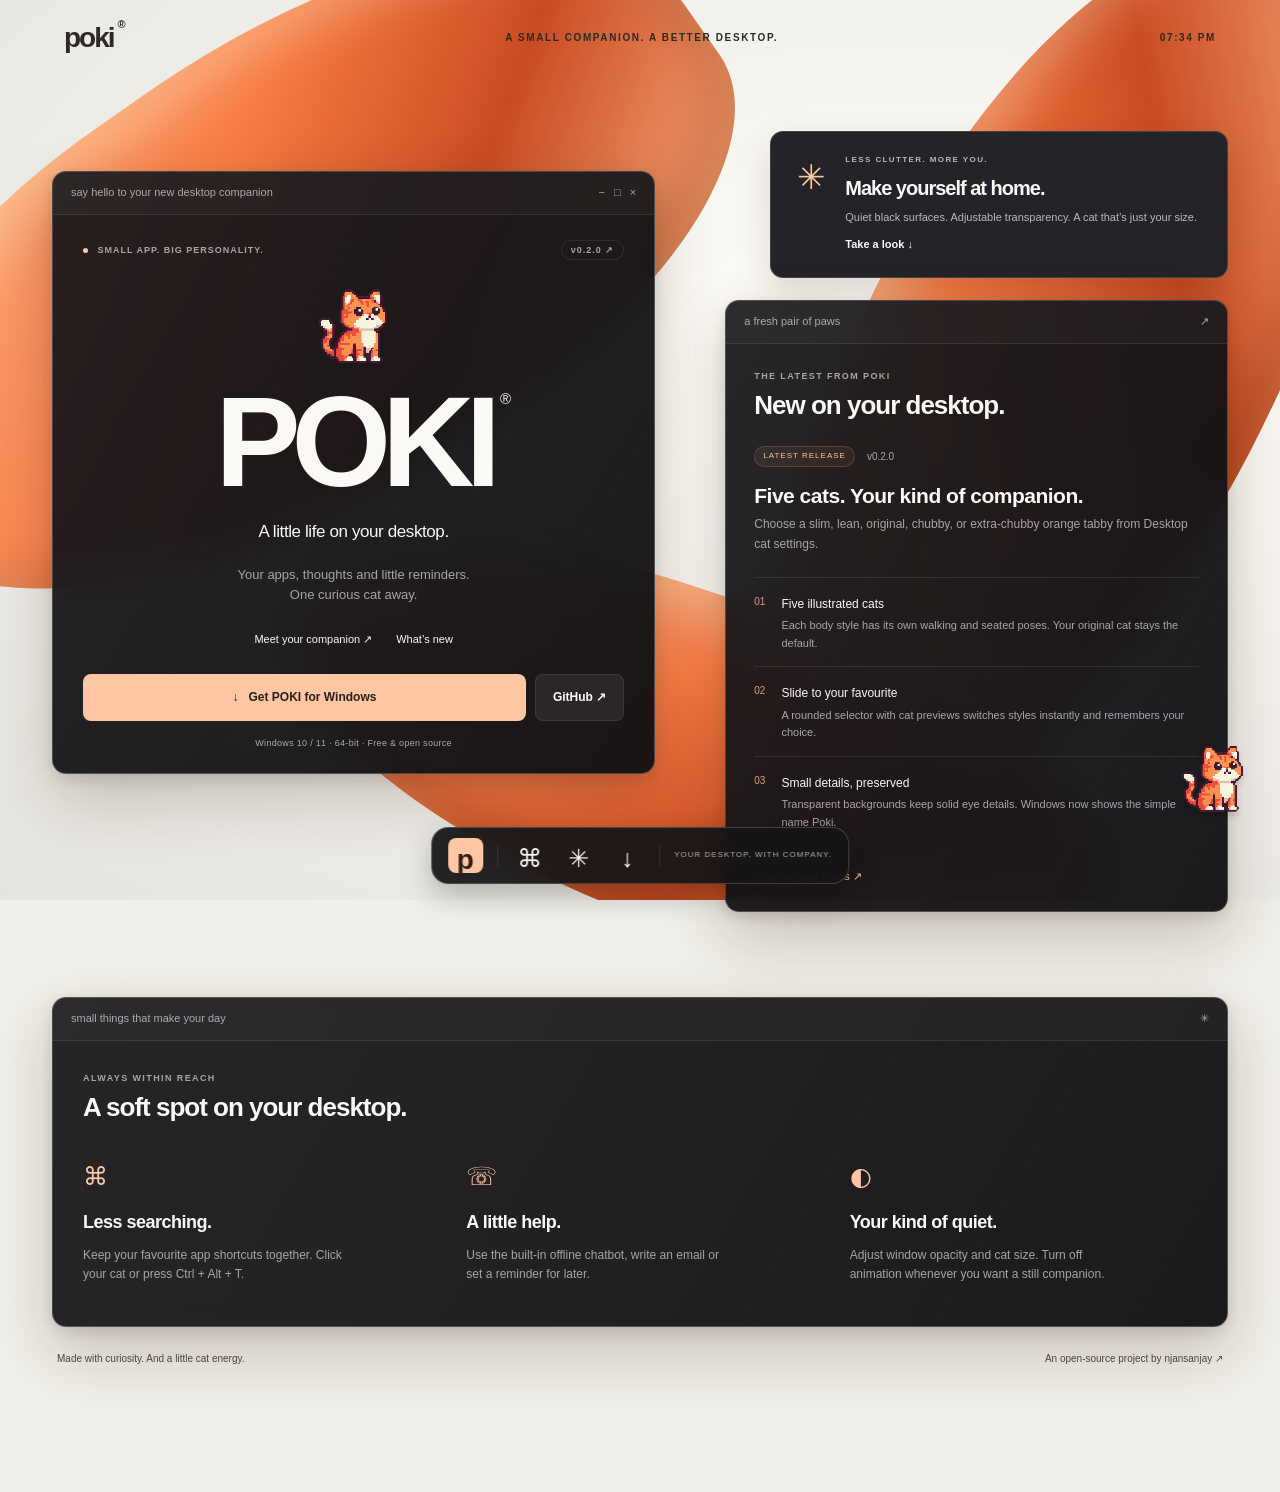
<file: docs/index.html>
<!doctype html>
<html lang="en">
<head>
<meta charset="utf-8"><meta name="viewport" content="width=device-width,initial-scale=1">
<meta name="theme-color" content="#f0eee8"><meta name="description" content="POKI brings a little life to your Windows desktop. An animated cat, app shortcuts, offline chat and reminders.">
<link rel="canonical" href="https://njansanjay.github.io/poki/">
<meta property="og:type" content="website"><meta property="og:url" content="https://njansanjay.github.io/poki/">
<meta property="og:title" content="POKI — A little life on your desktop."><meta property="og:description" content="Meet POKI, a curious desktop companion for Windows with app shortcuts, offline chat and reminders.">
<meta property="og:image" content="https://njansanjay.github.io/poki/assets/poki-cat.png"><meta property="og:image:alt" content="POKI, the orange pixel cat desktop companion">
<meta name="twitter:card" content="summary"><meta name="twitter:title" content="POKI — A little life on your desktop."><meta name="twitter:description" content="Meet POKI, a curious desktop companion for Windows with app shortcuts, offline chat and reminders."><meta name="twitter:image" content="https://njansanjay.github.io/poki/assets/poki-cat.png">
<title>POKI — A little life on your desktop.</title><link rel="icon" type="image/png" href="assets/poki-cat.png"><link rel="apple-touch-icon" href="assets/poki-cat.png"><link rel="stylesheet" href="style.css">
</head>
<body>
<div class="wallpaper" aria-hidden="true"><i></i><i></i><i></i></div>
<header><a class="brand" href="#home">poki<sup>®</sup></a><span>A SMALL COMPANION. A BETTER DESKTOP.</span><time id="clock">POKI FOR WINDOWS</time></header>
<main id="home" class="desktop">
<section class="window hero" aria-labelledby="hero-title">
  <div class="titlebar"><span>say hello to your new desktop companion</span><span aria-hidden="true">− &nbsp; □ &nbsp; ×</span></div>
  <div class="hero-body">
<div class="eyebrow hero-meta"><span><b class="dot"></b> SMALL APP. BIG PERSONALITY.</span><a href="https://github.com/njansanjay/poki/releases/tag/v0.2.0">v0.2.0 ↗</a></div>
    <div class="cat portrait" role="img" aria-label="An orange pixel cat"></div>
    <h1 id="hero-title">POKI<sup>®</sup></h1>
    <p class="tagline">A little life on your desktop.</p>
    <p class="intro">Your apps, thoughts and little reminders.<br>One curious cat away.</p>
    <nav class="hero-links" aria-label="Explore"><a href="#features">Meet your companion ↗</a><a href="#updates">What’s new</a></nav>
<div class="actions"><a class="download" href="https://github.com/njansanjay/poki/releases/latest/download/POKI-win-x64.exe">↓ &nbsp; Get POKI for Windows</a><a class="github" href="https://github.com/njansanjay/poki">GitHub ↗</a></div>
    <p class="fine-print">Windows 10 / 11 · 64-bit · Free & open source</p>
  </div>
</section>
<aside class="right-column">
  <section class="note"><span class="note-icon" aria-hidden="true">✳</span><div><p class="eyebrow">LESS CLUTTER. MORE YOU.</p><h2>Make yourself at home.</h2><p>Quiet black surfaces. Adjustable transparency. A cat that’s just your size.</p><a href="#features">Take a look ↓</a></div></section>
  <section class="window updates" id="updates" aria-labelledby="updates-title">
    <div class="titlebar"><span>a fresh pair of paws</span><span aria-hidden="true">↗</span></div>
<div class="panel-body"><p class="eyebrow">THE LATEST FROM POKI</p><h2 id="updates-title">New on your desktop.</h2><div class="release-heading"><span class="pill">LATEST RELEASE</span><span>v0.2.0</span></div><h3>Five cats. Your kind of companion.</h3><p>Choose a slim, lean, original, chubby, or extra-chubby orange tabby from Desktop cat settings.</p>
    <ul class="changes"><li><span>01</span><div><strong>Five illustrated cats</strong><p>Each body style has its own walking and seated poses. Your original cat stays the default.</p></div></li><li><span>02</span><div><strong>Slide to your favourite</strong><p>A rounded selector with cat previews switches styles instantly and remembers your choice.</p></div></li><li><span>03</span><div><strong>Small details, preserved</strong><p>Transparent backgrounds keep solid eye details. Windows now shows the simple name Poki.</p></div></li></ul>
<a class="text-link" href="https://github.com/njansanjay/poki/releases/tag/v0.2.0">Read release notes ↗</a></div>
  </section>
</aside>
<section class="window features" id="features" aria-labelledby="features-title"><div class="titlebar"><span>small things that make your day</span><span aria-hidden="true">✳</span></div><div class="panel-body"><p class="eyebrow">ALWAYS WITHIN REACH</p><h2 id="features-title">A soft spot on your desktop.</h2><div class="feature-grid"><article><span aria-hidden="true">⌘</span><h3>Less searching.</h3><p>Keep your favourite app shortcuts together. Click your cat or press Ctrl + Alt + T.</p></article><article><span aria-hidden="true">☏</span><h3>A little help.</h3><p>Use the built-in offline chatbot, write an email or set a reminder for later.</p></article><article><span aria-hidden="true">◐</span><h3>Your kind of quiet.</h3><p>Adjust window opacity and cat size. Turn off animation whenever you want a still companion.</p></article></div></div></section>
</main>
<footer><span>Made with curiosity. And a little cat energy.</span><a href="https://github.com/njansanjay/poki">An open-source project by njansanjay ↗</a></footer>
<div class="demo"><div id="shortcut-demo" class="demo-panel" hidden><p>ONE CLICK. RIGHT HERE.</p><a href="#features">⌘ <span>Features</span></a><a href="#updates">✳ <span>Updates</span></a><a href="https://github.com/njansanjay/poki">↗ <span>Source</span></a><small>A preview of your cat’s shortcut menu.</small></div><button id="cat-button" class="cat demo-cat" aria-label="Preview the cat’s shortcuts" aria-expanded="false" aria-controls="shortcut-demo"></button></div>
<nav class="dock" aria-label="Desktop navigation"><a href="#home" aria-label="Home" class="dock-home">p</a><span class="separator"></span><a href="#features" aria-label="Features">⌘</a><a href="#updates" aria-label="Release notes">✳</a><a href="https://github.com/njansanjay/poki/releases/latest/download/POKI-win-x64.exe" aria-label="Download for Windows">↓</a><span class="separator"></span><span class="dock-label">YOUR DESKTOP, WITH COMPANY.</span></nav>
<script src="site.js"></script>
</body></html>
</file>
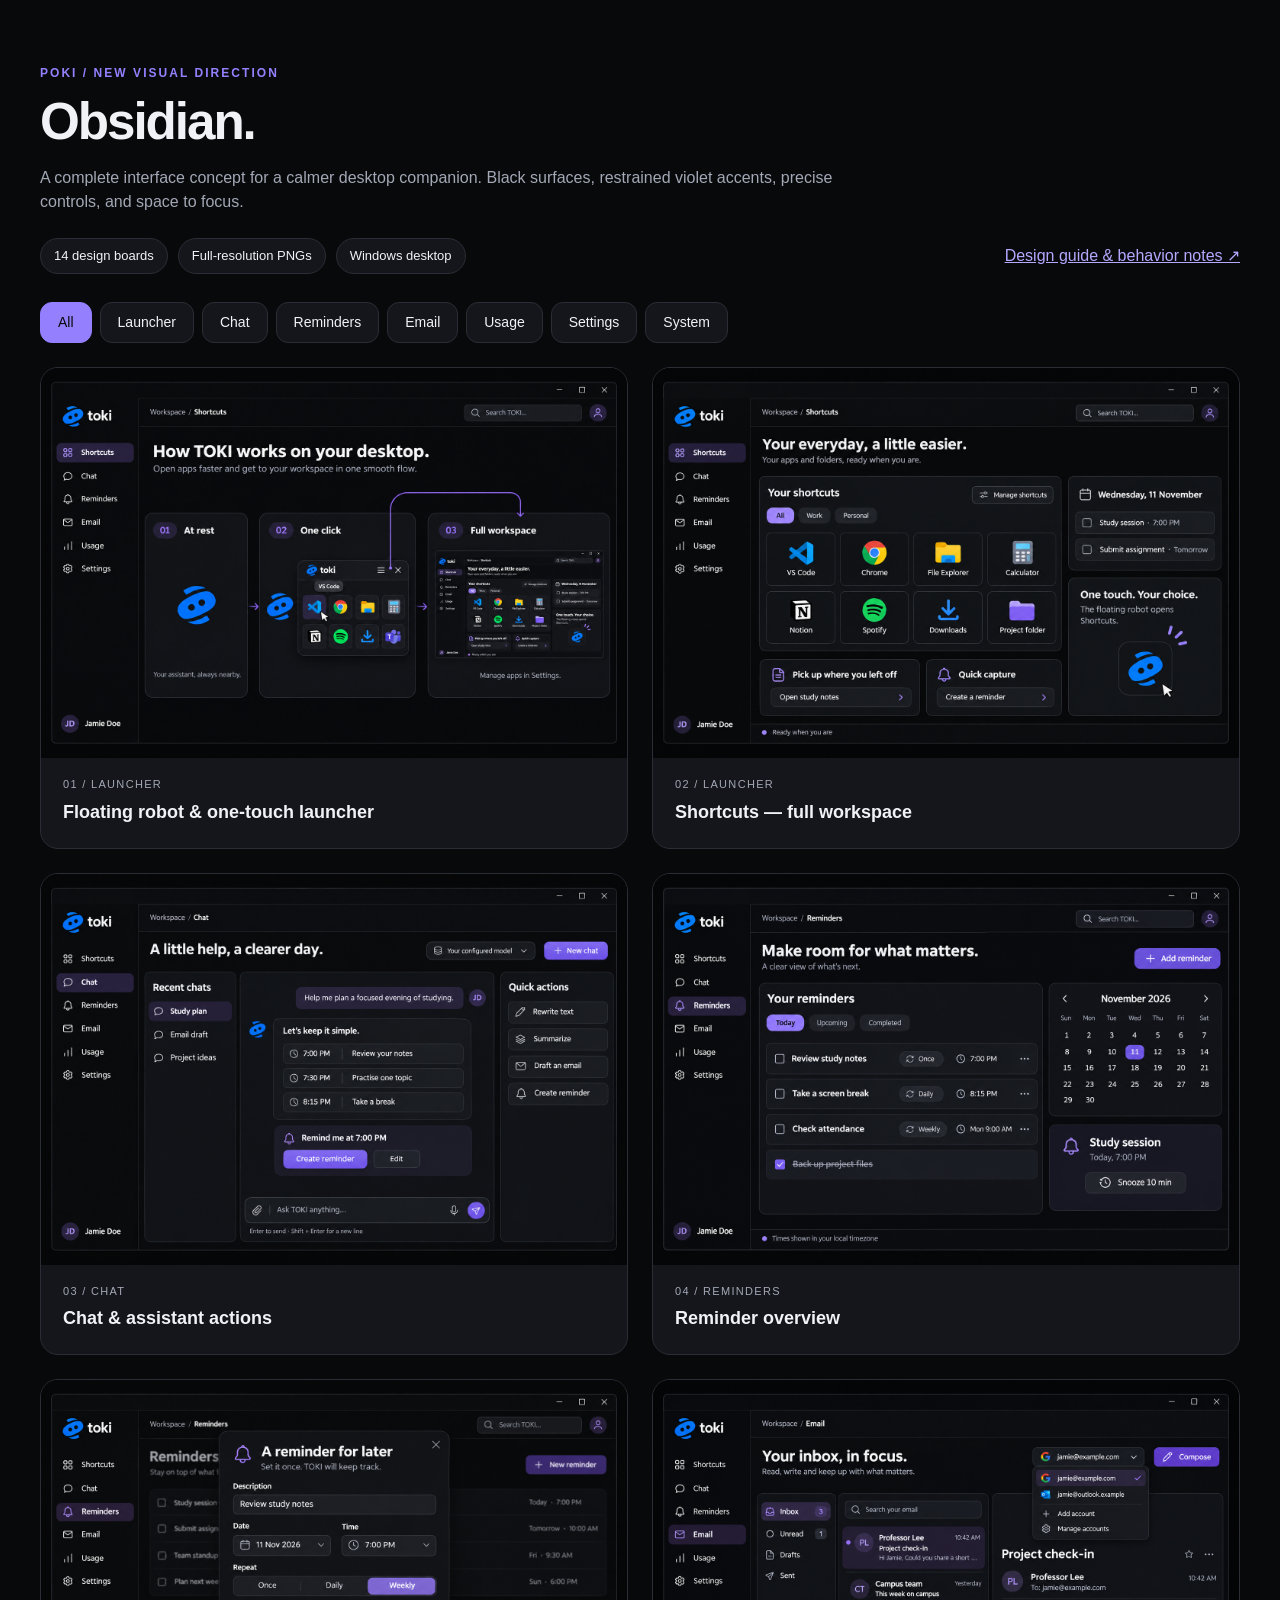
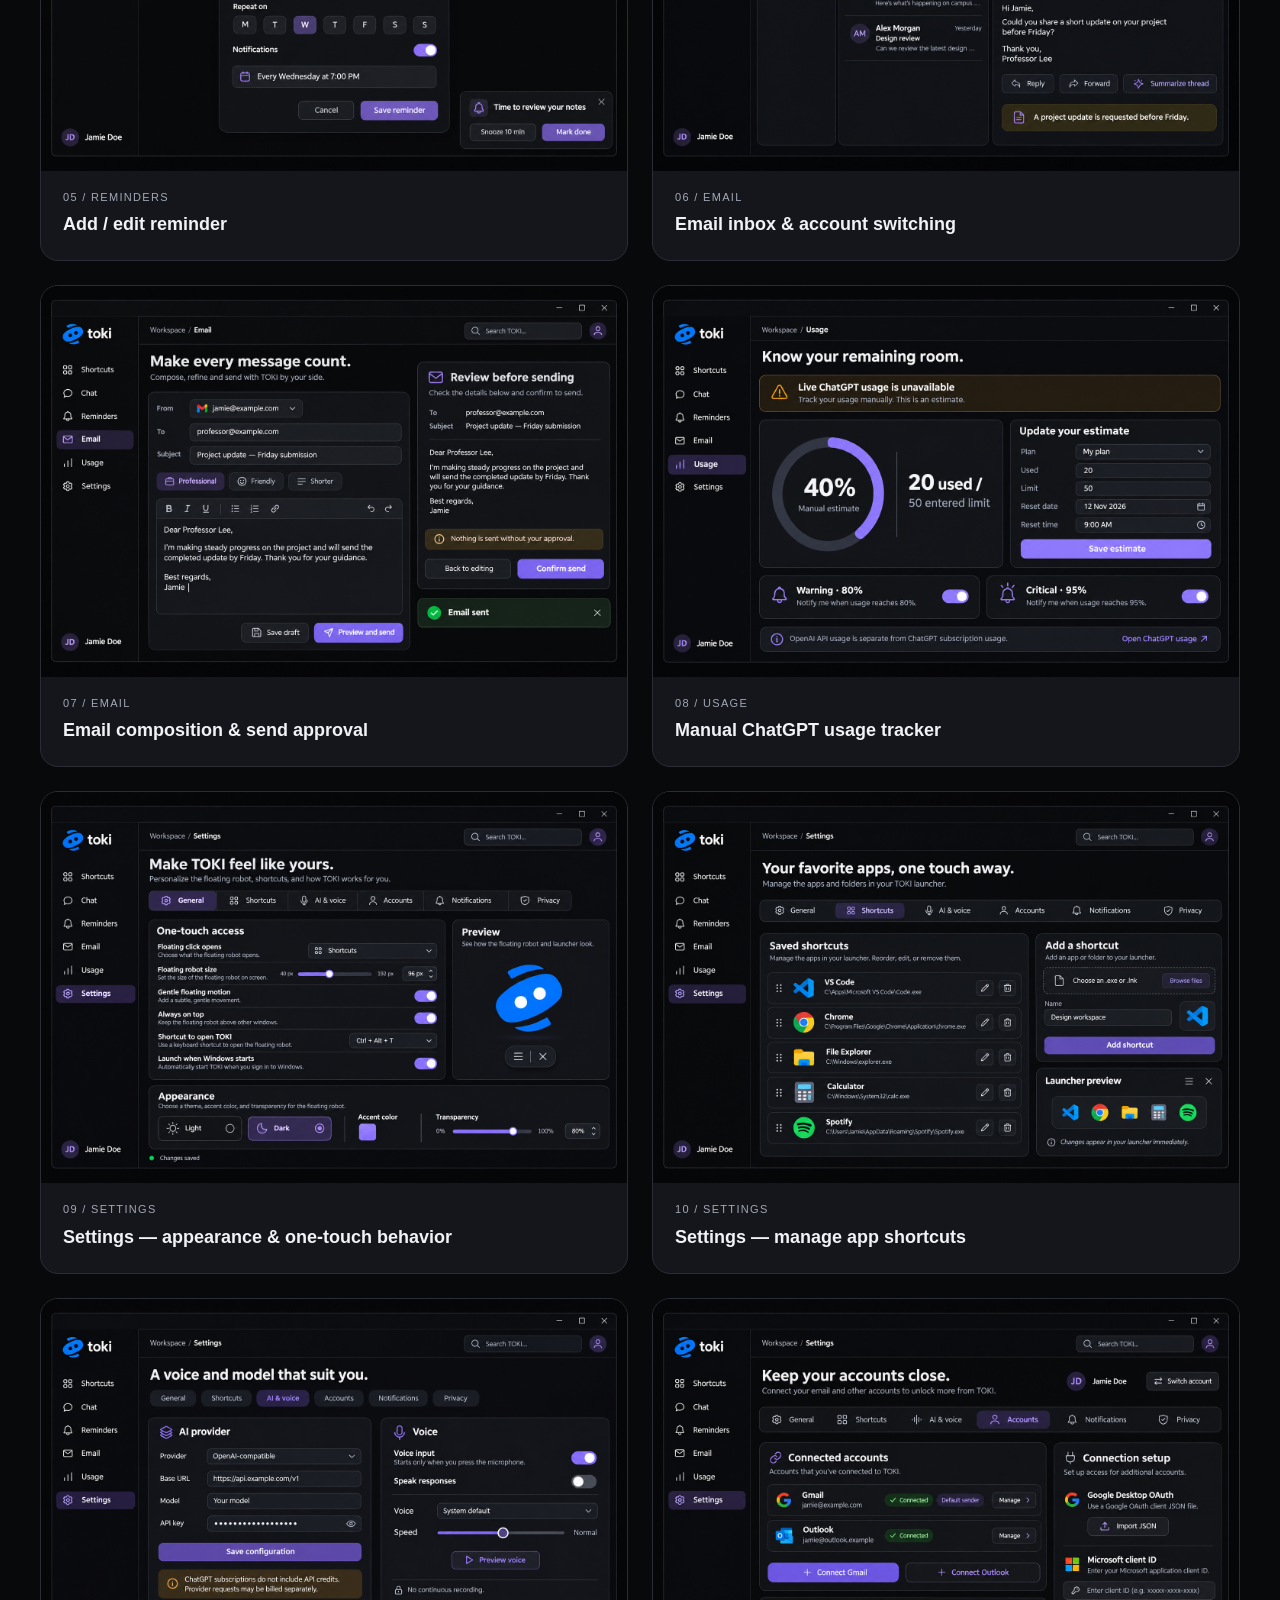
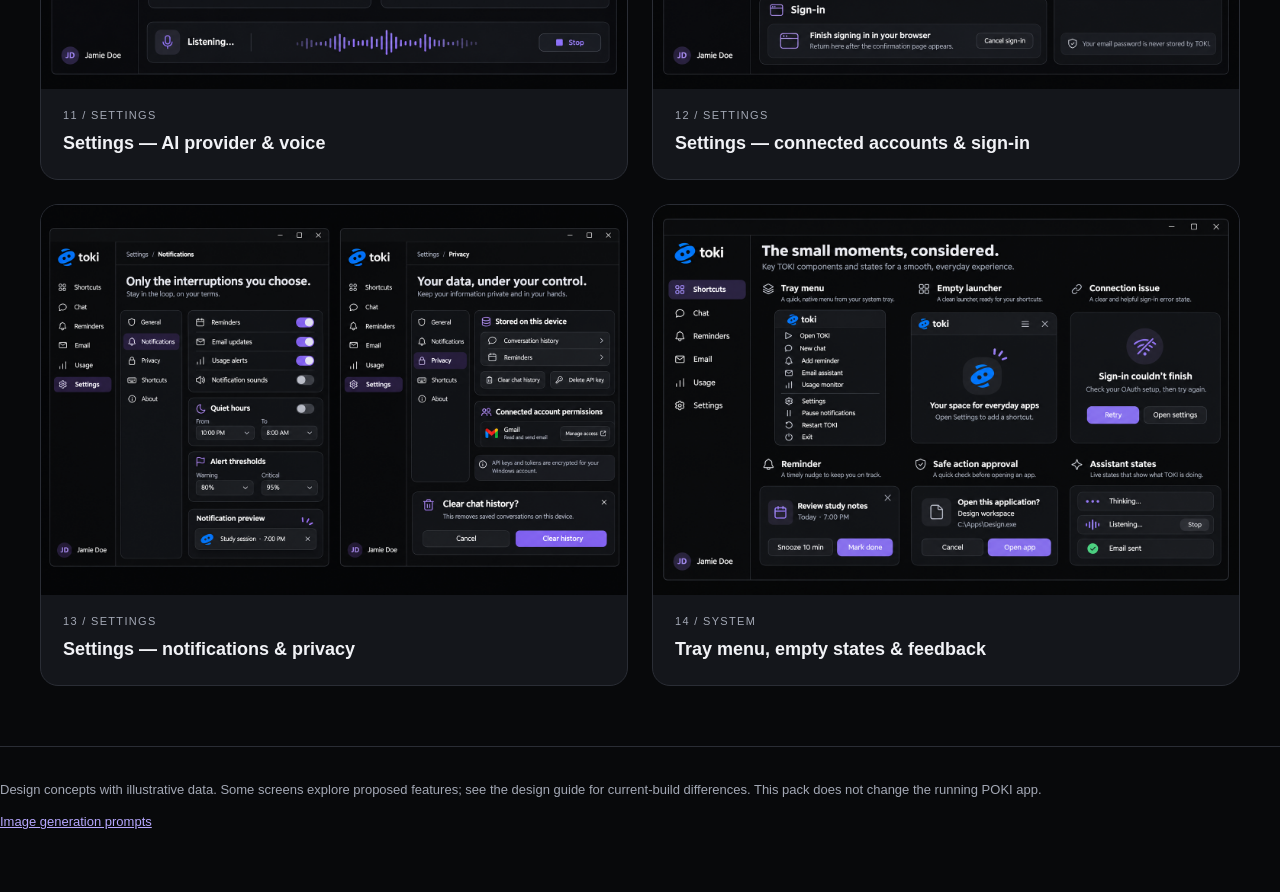
<file: design/toki-obsidian/index.html>
<!doctype html>
<html lang="en"><head><meta charset="utf-8"><meta name="viewport" content="width=device-width, initial-scale=1"><title>POKI — Obsidian · UI concept pack</title>
<style>button{color:var(--ink)}
:root{--ink:#f1f2f6;--muted:#a3a8b5;--violet:#9480ff;--line:#2a2d35}*{box-sizing:border-box}body{margin:0;background:#08090b;color:var(--ink);font:16px/1.5 "Segoe UI",Arial,sans-serif}a{color:#b6a7ff}header{max-width:1420px;margin:auto;padding:60px 40px 28px}.eyebrow{text-transform:uppercase;letter-spacing:.17em;color:#9480ff;font-size:12px;font-weight:700}h1{font-size:clamp(34px,4vw,62px);letter-spacing:-.04em;margin:10px 0 12px;line-height:1.1}p{max-width:820px;color:var(--muted)}.bar{display:flex;gap:10px;flex-wrap:wrap;align-items:center;margin-top:24px}.pill{padding:7px 13px;border:1px solid var(--line);border-radius:20px;background:#14161b;font-size:13px}.guide{margin-left:auto}nav{max-width:1420px;margin:auto;padding:0 40px 24px;display:flex;gap:8px;flex-wrap:wrap}nav button{font:inherit;font-size:14px;border:1px solid var(--line);border-radius:12px;padding:9px 17px;background:#14161b;cursor:pointer;color:var(--ink)}nav button[aria-pressed="true"]{color:#08090b;background:var(--violet);border-color:var(--violet)}main{max-width:1420px;padding:0 40px 60px;margin:auto;display:grid;grid-template-columns:repeat(2,minmax(0,1fr));gap:24px}.card{padding:0;border:1px solid var(--line);background:#14161b;border-radius:18px;overflow:hidden;cursor:pointer;text-align:left;color:var(--ink);font:inherit;transition:transform .2s,box-shadow .2s}.card:hover{transform:translateY(-3px);box-shadow:0 12px 32px #2927440d}.card img{display:block;width:100%;aspect-ratio:3/2;object-fit:contain;background:#0c0d10}.meta{display:block;padding:18px 22px 22px}.meta small{display:block;color:var(--muted);font-size:11px;text-transform:uppercase;letter-spacing:.12em;margin-bottom:6px}.meta strong{font-size:18px;font-weight:600}button:focus-visible,a:focus-visible{outline:3px solid #a89aff;outline-offset:4px}dialog{border:1px solid var(--line);border-radius:18px;padding:0;width:min(1540px,96vw);max-width:96vw;max-height:96vh;background:#08090b;color:var(--ink)}dialog::backdrop{background:#171529c9;backdrop-filter:blur(7px)}.viewer-head{display:flex;align-items:center;padding:14px 20px;gap:12px;border-bottom:1px solid var(--line)}.viewer-head strong{flex:1}.viewer-head button{border:1px solid var(--line);background:#14161b;border-radius:8px;font:inherit;padding:6px 12px;cursor:pointer}.viewer-image{display:block;width:100%;max-height:78vh;object-fit:contain}.viewer-foot{display:flex;justify-content:space-between;gap:20px;padding:12px 20px;font-size:13px;color:var(--muted)}footer{max-width:1340px;border-top:1px solid var(--line);margin:0 auto 40px;padding:20px 0;color:var(--muted);font-size:13px}footer p{max-width:100%}[hidden]{display:none!important}@media(max-width:700px){header{padding:32px 20px 24px}nav{padding:0 20px 20px}main{padding:0 20px 30px;grid-template-columns:1fr}.guide{margin-left:0}footer{margin:0 20px 30px}.viewer-head{flex-wrap:wrap}.viewer-head strong{flex-basis:70%}}@media(prefers-reduced-motion:reduce){.card{transition:none}}
</style></head><body>
<header><span class="eyebrow">POKI / New visual direction</span><h1>Obsidian.</h1><p>A complete interface concept for a calmer desktop companion. Black surfaces, restrained violet accents, precise controls, and space to focus.</p><div class="bar"><span class="pill">14 design boards</span><span class="pill">Full-resolution PNGs</span><span class="pill">Windows desktop</span><a class="guide" href="DESIGN-GUIDE.md">Design guide &amp; behavior notes ↗</a></div></header>
<nav aria-label="Filter screens"><button aria-pressed="true" onclick="filterScreens('All',this)">All</button><button aria-pressed="false" onclick="filterScreens('Launcher',this)">Launcher</button><button aria-pressed="false" onclick="filterScreens('Chat',this)">Chat</button><button aria-pressed="false" onclick="filterScreens('Reminders',this)">Reminders</button><button aria-pressed="false" onclick="filterScreens('Email',this)">Email</button><button aria-pressed="false" onclick="filterScreens('Usage',this)">Usage</button><button aria-pressed="false" onclick="filterScreens('Settings',this)">Settings</button><button aria-pressed="false" onclick="filterScreens('System',this)">System</button></nav>
<main><button class="card" data-group="Launcher" onclick="openScreen(0)"><img src="screens/01-floating-launcher.png" alt="Floating robot &amp; one-touch launcher" loading="lazy"><span class="meta"><small>01 / Launcher</small><strong>Floating robot &amp; one-touch launcher</strong></span></button>
<button class="card" data-group="Launcher" onclick="openScreen(1)"><img src="screens/02-shortcuts-workspace.png" alt="Shortcuts — full workspace" loading="lazy"><span class="meta"><small>02 / Launcher</small><strong>Shortcuts — full workspace</strong></span></button>
<button class="card" data-group="Chat" onclick="openScreen(2)"><img src="screens/03-chat.png" alt="Chat &amp; assistant actions" loading="lazy"><span class="meta"><small>03 / Chat</small><strong>Chat &amp; assistant actions</strong></span></button>
<button class="card" data-group="Reminders" onclick="openScreen(3)"><img src="screens/04-reminders.png" alt="Reminder overview" loading="lazy"><span class="meta"><small>04 / Reminders</small><strong>Reminder overview</strong></span></button>
<button class="card" data-group="Reminders" onclick="openScreen(4)"><img src="screens/05-reminder-editor.png" alt="Add / edit reminder" loading="lazy"><span class="meta"><small>05 / Reminders</small><strong>Add / edit reminder</strong></span></button>
<button class="card" data-group="Email" onclick="openScreen(5)"><img src="screens/06-email-inbox.png" alt="Email inbox &amp; account switching" loading="lazy"><span class="meta"><small>06 / Email</small><strong>Email inbox &amp; account switching</strong></span></button>
<button class="card" data-group="Email" onclick="openScreen(6)"><img src="screens/07-email-compose.png" alt="Email composition &amp; send approval" loading="lazy"><span class="meta"><small>07 / Email</small><strong>Email composition &amp; send approval</strong></span></button>
<button class="card" data-group="Usage" onclick="openScreen(7)"><img src="screens/08-usage.png" alt="Manual ChatGPT usage tracker" loading="lazy"><span class="meta"><small>08 / Usage</small><strong>Manual ChatGPT usage tracker</strong></span></button>
<button class="card" data-group="Settings" onclick="openScreen(8)"><img src="screens/09-settings-general.png" alt="Settings — appearance &amp; one-touch behavior" loading="lazy"><span class="meta"><small>09 / Settings</small><strong>Settings — appearance &amp; one-touch behavior</strong></span></button>
<button class="card" data-group="Settings" onclick="openScreen(9)"><img src="screens/10-settings-shortcuts.png" alt="Settings — manage app shortcuts" loading="lazy"><span class="meta"><small>10 / Settings</small><strong>Settings — manage app shortcuts</strong></span></button>
<button class="card" data-group="Settings" onclick="openScreen(10)"><img src="screens/11-settings-ai-voice.png" alt="Settings — AI provider &amp; voice" loading="lazy"><span class="meta"><small>11 / Settings</small><strong>Settings — AI provider &amp; voice</strong></span></button>
<button class="card" data-group="Settings" onclick="openScreen(11)"><img src="screens/12-settings-accounts.png" alt="Settings — connected accounts &amp; sign-in" loading="lazy"><span class="meta"><small>12 / Settings</small><strong>Settings — connected accounts &amp; sign-in</strong></span></button>
<button class="card" data-group="Settings" onclick="openScreen(12)"><img src="screens/13-settings-privacy-notifications.png" alt="Settings — notifications &amp; privacy" loading="lazy"><span class="meta"><small>13 / Settings</small><strong>Settings — notifications &amp; privacy</strong></span></button>
<button class="card" data-group="System" onclick="openScreen(13)"><img src="screens/14-system-states.png" alt="Tray menu, empty states &amp; feedback" loading="lazy"><span class="meta"><small>14 / System</small><strong>Tray menu, empty states &amp; feedback</strong></span></button></main><footer><p>Design concepts with illustrative data. Some screens explore proposed features; see the design guide for current-build differences. This pack does not change the running POKI app.</p><a href="prompts.json">Image generation prompts</a></footer>
<dialog id="viewer" aria-labelledby="viewerTitle"><div class="viewer-head"><strong id="viewerTitle"></strong><button onclick="step(-1)" aria-label="Previous screen">←</button><button onclick="step(1)" aria-label="Next screen">→</button><button onclick="document.getElementById('viewer').close()" aria-label="Close viewer">Close ×</button></div><img class="viewer-image" id="large" alt=""><div class="viewer-foot"><span id="counter"></span><a id="original" target="_blank" rel="noopener">Open original PNG ↗</a></div></dialog>
<script>
const screens=[{"n":1,"title":"Floating robot & one-touch launcher","file":"screens/01-floating-launcher.png"},{"n":2,"title":"Shortcuts — full workspace","file":"screens/02-shortcuts-workspace.png"},{"n":3,"title":"Chat & assistant actions","file":"screens/03-chat.png"},{"n":4,"title":"Reminder overview","file":"screens/04-reminders.png"},{"n":5,"title":"Add / edit reminder","file":"screens/05-reminder-editor.png"},{"n":6,"title":"Email inbox & account switching","file":"screens/06-email-inbox.png"},{"n":7,"title":"Email composition & send approval","file":"screens/07-email-compose.png"},{"n":8,"title":"Manual ChatGPT usage tracker","file":"screens/08-usage.png"},{"n":9,"title":"Settings — appearance & one-touch behavior","file":"screens/09-settings-general.png"},{"n":10,"title":"Settings — manage app shortcuts","file":"screens/10-settings-shortcuts.png"},{"n":11,"title":"Settings — AI provider & voice","file":"screens/11-settings-ai-voice.png"},{"n":12,"title":"Settings — connected accounts & sign-in","file":"screens/12-settings-accounts.png"},{"n":13,"title":"Settings — notifications & privacy","file":"screens/13-settings-privacy-notifications.png"},{"n":14,"title":"Tray menu, empty states & feedback","file":"screens/14-system-states.png"}];
let selected=0;
const viewer=document.getElementById('viewer');
function render(){const s=screens[selected];document.getElementById('viewerTitle').textContent=s.title;document.getElementById('large').src=s.file;document.getElementById('large').alt=s.title;document.getElementById('original').href=s.file;document.getElementById('counter').textContent=String(s.n).padStart(2,'0')+' / '+screens.length+' · Arrow keys to browse · Esc to close'}
function openScreen(i){selected=i;render();if(!viewer.open)viewer.showModal()}
function step(d){selected=(selected+d+screens.length)%screens.length;render()}
function filterScreens(group,button){document.querySelectorAll('nav button').forEach(b=>b.setAttribute('aria-pressed',String(b===button)));document.querySelectorAll('.card').forEach(c=>c.hidden=group!=='All'&&c.dataset.group!==group)}
document.addEventListener('keydown',e=>{if(!viewer.open)return;if(e.key==='ArrowRight'){e.preventDefault();step(1)}if(e.key==='ArrowLeft'){e.preventDefault();step(-1)}});
viewer.addEventListener('click',e=>{if(e.target===viewer){const r=viewer.getBoundingClientRect();if(e.clientX<r.left||e.clientX>r.right||e.clientY<r.top||e.clientY>r.bottom)viewer.close()}});
</script></body></html>
</file>
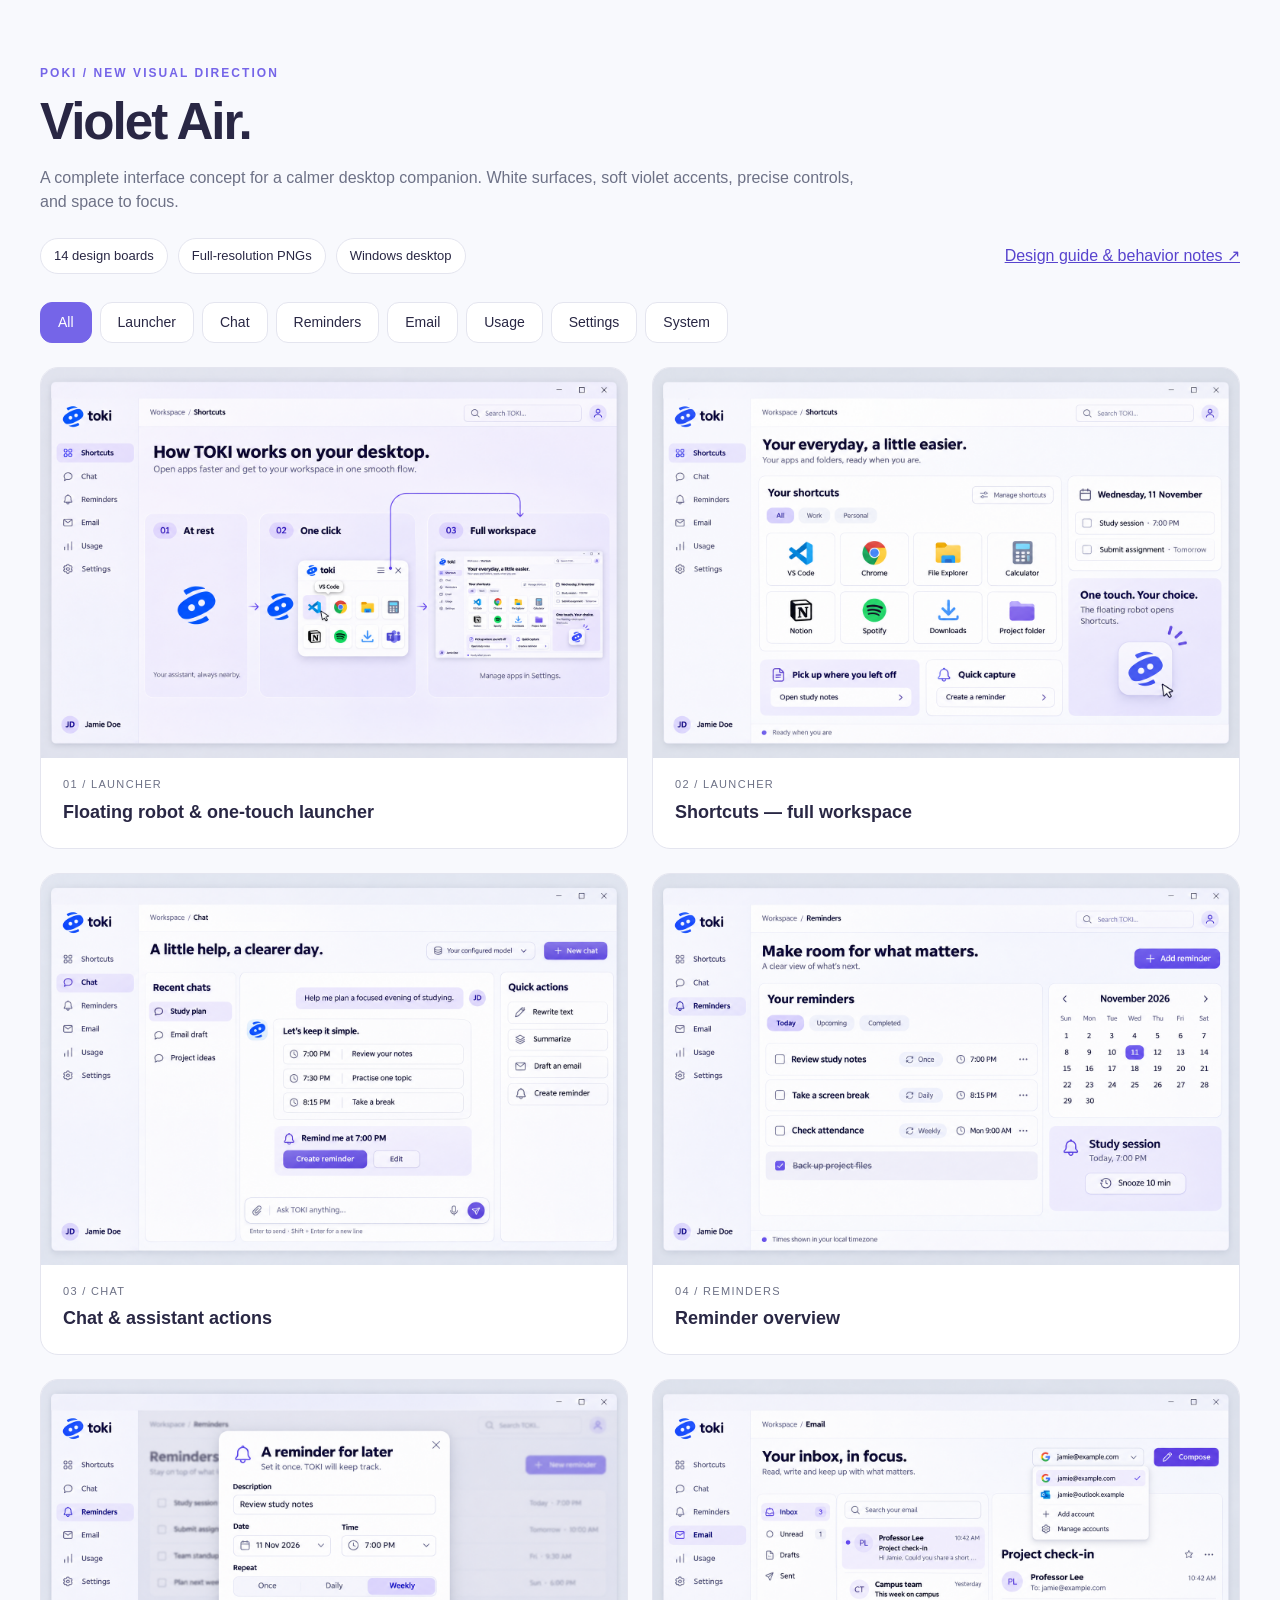
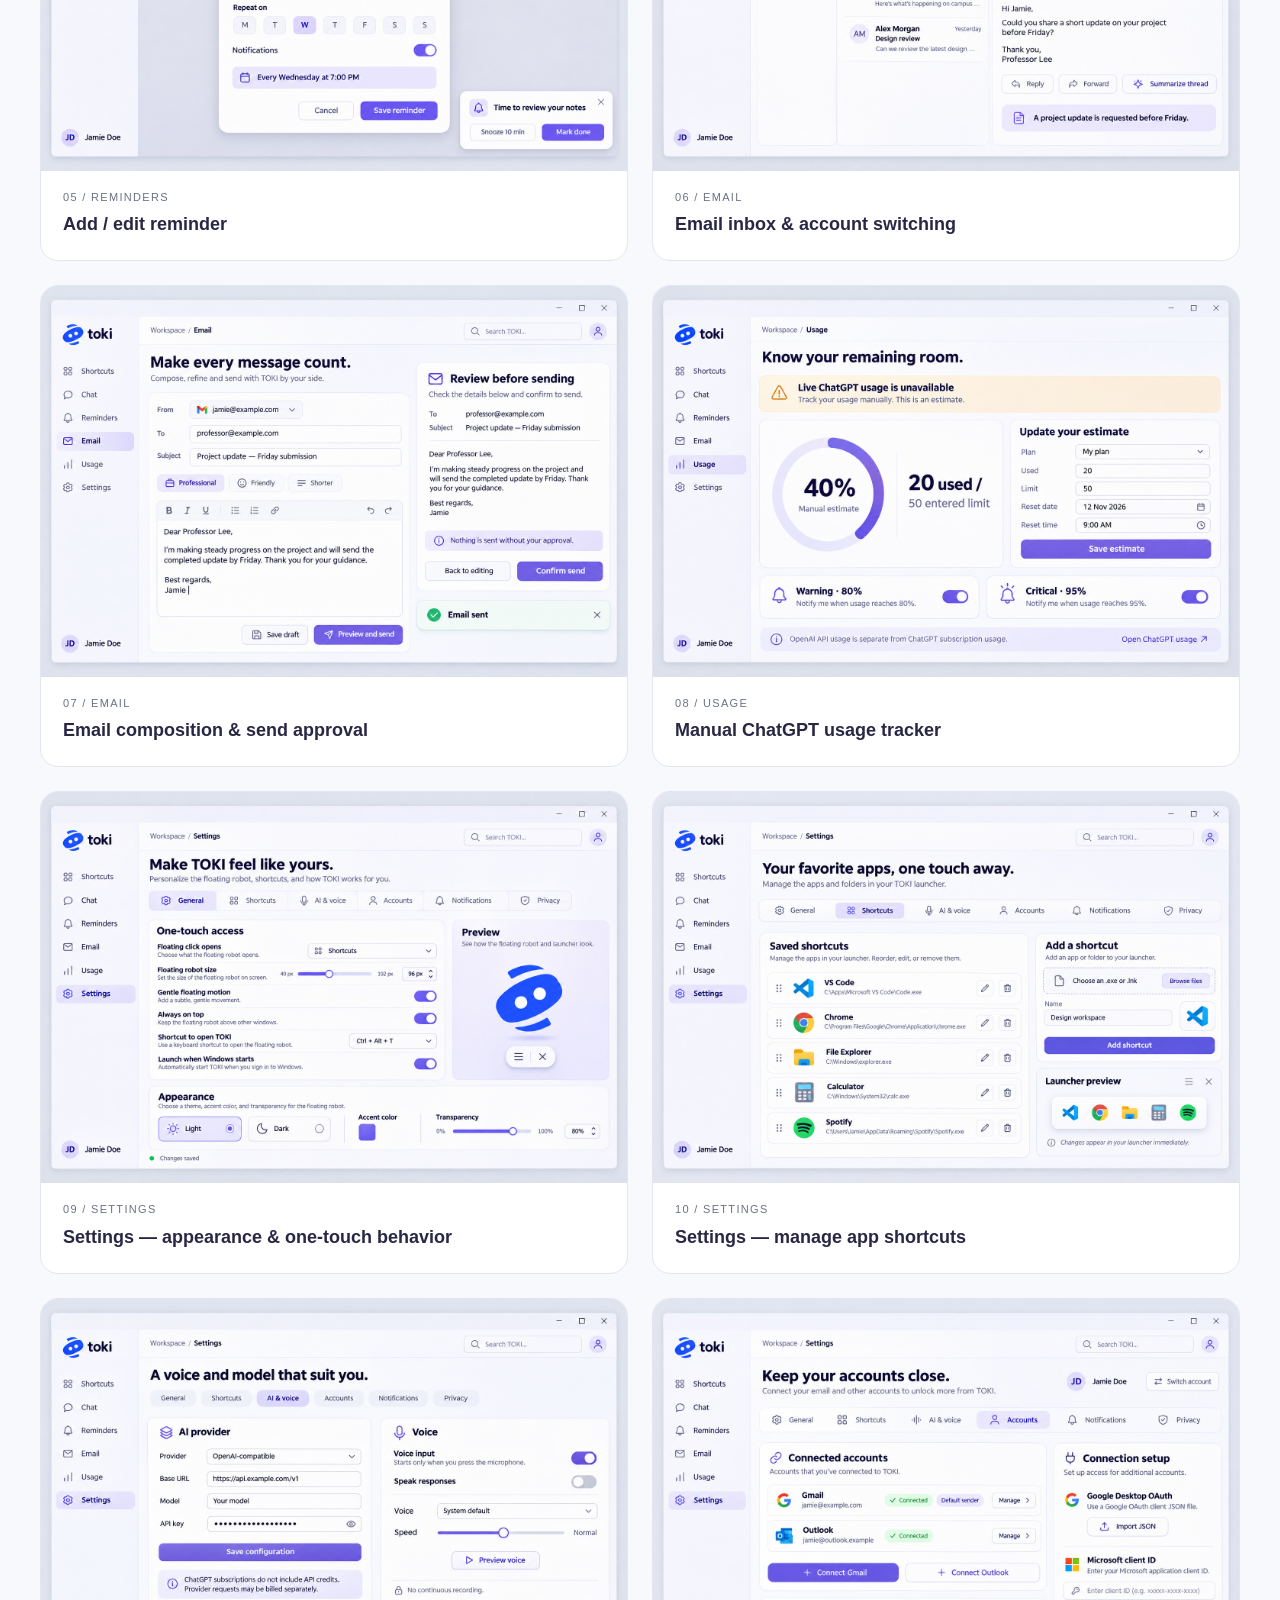
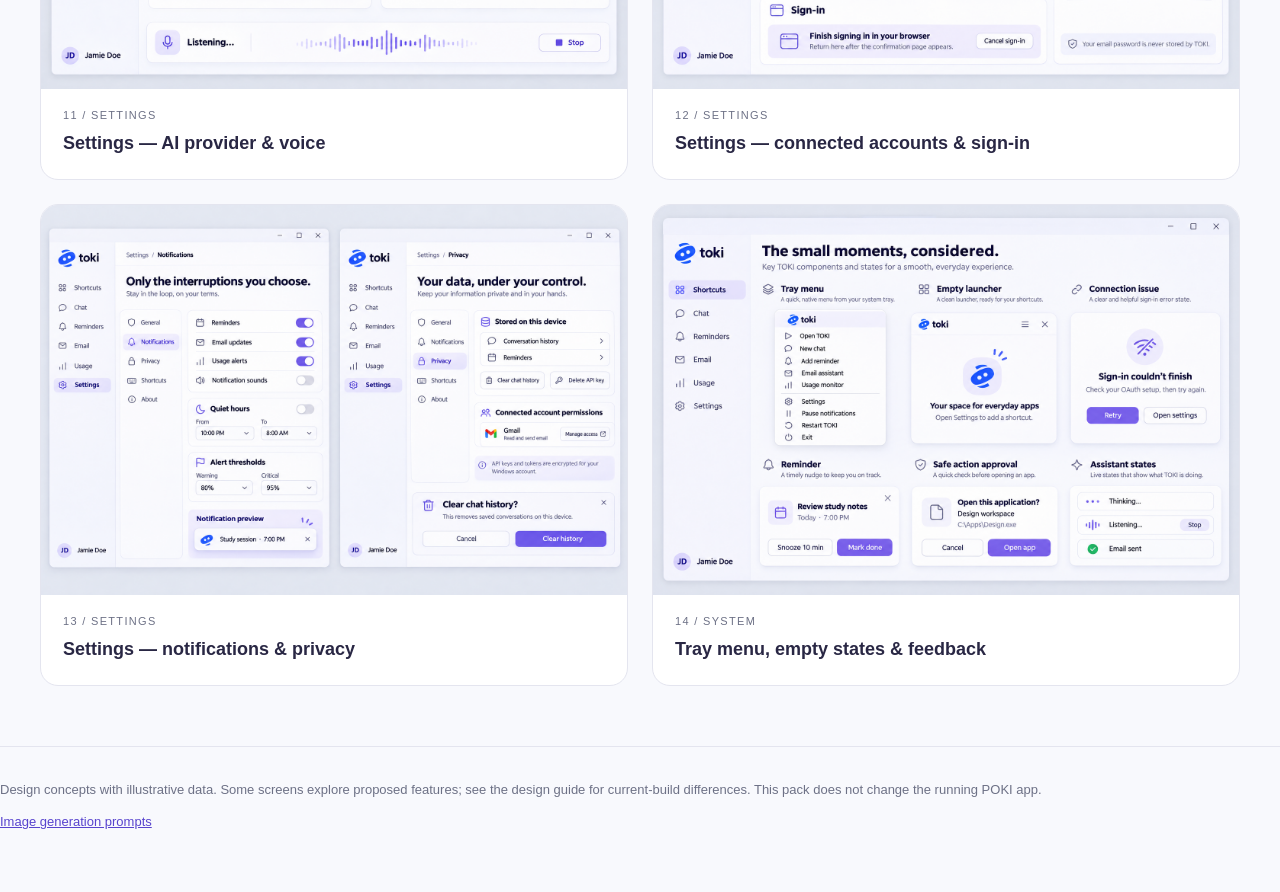
<file: design/toki-violet-air/index.html>
<!doctype html>
<html lang="en"><head><meta charset="utf-8"><meta name="viewport" content="width=device-width, initial-scale=1"><title>POKI — Violet Air · UI concept pack</title>
<style>
:root{--ink:#292744;--muted:#6d7186;--violet:#7565e8;--line:#e4e5ef}*{box-sizing:border-box}body{margin:0;background:#f8f9fd;color:var(--ink);font:16px/1.5 "Segoe UI",Arial,sans-serif}a{color:#5844ce}header{max-width:1420px;margin:auto;padding:60px 40px 28px}.eyebrow{text-transform:uppercase;letter-spacing:.17em;color:#7565e8;font-size:12px;font-weight:700}h1{font-size:clamp(34px,4vw,62px);letter-spacing:-.04em;margin:10px 0 12px;line-height:1.1}p{max-width:820px;color:var(--muted)}.bar{display:flex;gap:10px;flex-wrap:wrap;align-items:center;margin-top:24px}.pill{padding:7px 13px;border:1px solid var(--line);border-radius:20px;background:white;font-size:13px}.guide{margin-left:auto}nav{max-width:1420px;margin:auto;padding:0 40px 24px;display:flex;gap:8px;flex-wrap:wrap}nav button{font:inherit;font-size:14px;border:1px solid var(--line);border-radius:12px;padding:9px 17px;background:white;cursor:pointer;color:var(--ink)}nav button[aria-pressed="true"]{color:#fff;background:var(--violet);border-color:var(--violet)}main{max-width:1420px;padding:0 40px 60px;margin:auto;display:grid;grid-template-columns:repeat(2,minmax(0,1fr));gap:24px}.card{padding:0;border:1px solid var(--line);background:#fff;border-radius:18px;overflow:hidden;cursor:pointer;text-align:left;color:var(--ink);font:inherit;transition:transform .2s,box-shadow .2s}.card:hover{transform:translateY(-3px);box-shadow:0 12px 32px #2927440d}.card img{display:block;width:100%;aspect-ratio:3/2;object-fit:contain;background:#f1f0f8}.meta{display:block;padding:18px 22px 22px}.meta small{display:block;color:var(--muted);font-size:11px;text-transform:uppercase;letter-spacing:.12em;margin-bottom:6px}.meta strong{font-size:18px;font-weight:600}button:focus-visible,a:focus-visible{outline:3px solid #a89aff;outline-offset:4px}dialog{border:1px solid var(--line);border-radius:18px;padding:0;width:min(1540px,96vw);max-width:96vw;max-height:96vh;background:#f8f9fd;color:var(--ink)}dialog::backdrop{background:#171529c9;backdrop-filter:blur(7px)}.viewer-head{display:flex;align-items:center;padding:14px 20px;gap:12px;border-bottom:1px solid var(--line)}.viewer-head strong{flex:1}.viewer-head button{border:1px solid var(--line);background:white;border-radius:8px;font:inherit;padding:6px 12px;cursor:pointer}.viewer-image{display:block;width:100%;max-height:78vh;object-fit:contain}.viewer-foot{display:flex;justify-content:space-between;gap:20px;padding:12px 20px;font-size:13px;color:var(--muted)}footer{max-width:1340px;border-top:1px solid var(--line);margin:0 auto 40px;padding:20px 0;color:var(--muted);font-size:13px}footer p{max-width:100%}[hidden]{display:none!important}@media(max-width:700px){header{padding:32px 20px 24px}nav{padding:0 20px 20px}main{padding:0 20px 30px;grid-template-columns:1fr}.guide{margin-left:0}footer{margin:0 20px 30px}.viewer-head{flex-wrap:wrap}.viewer-head strong{flex-basis:70%}}@media(prefers-reduced-motion:reduce){.card{transition:none}}
</style></head><body>
<header><span class="eyebrow">POKI / New visual direction</span><h1>Violet Air.</h1><p>A complete interface concept for a calmer desktop companion. White surfaces, soft violet accents, precise controls, and space to focus.</p><div class="bar"><span class="pill">14 design boards</span><span class="pill">Full-resolution PNGs</span><span class="pill">Windows desktop</span><a class="guide" href="DESIGN-GUIDE.md">Design guide &amp; behavior notes ↗</a></div></header>
<nav aria-label="Filter screens"><button aria-pressed="true" onclick="filterScreens('All',this)">All</button><button aria-pressed="false" onclick="filterScreens('Launcher',this)">Launcher</button><button aria-pressed="false" onclick="filterScreens('Chat',this)">Chat</button><button aria-pressed="false" onclick="filterScreens('Reminders',this)">Reminders</button><button aria-pressed="false" onclick="filterScreens('Email',this)">Email</button><button aria-pressed="false" onclick="filterScreens('Usage',this)">Usage</button><button aria-pressed="false" onclick="filterScreens('Settings',this)">Settings</button><button aria-pressed="false" onclick="filterScreens('System',this)">System</button></nav>
<main><button class="card" data-group="Launcher" onclick="openScreen(0)"><img src="screens/01-floating-launcher.png" alt="Floating robot &amp; one-touch launcher" loading="lazy"><span class="meta"><small>01 / Launcher</small><strong>Floating robot &amp; one-touch launcher</strong></span></button>
<button class="card" data-group="Launcher" onclick="openScreen(1)"><img src="screens/02-shortcuts-workspace.png" alt="Shortcuts — full workspace" loading="lazy"><span class="meta"><small>02 / Launcher</small><strong>Shortcuts — full workspace</strong></span></button>
<button class="card" data-group="Chat" onclick="openScreen(2)"><img src="screens/03-chat.png" alt="Chat &amp; assistant actions" loading="lazy"><span class="meta"><small>03 / Chat</small><strong>Chat &amp; assistant actions</strong></span></button>
<button class="card" data-group="Reminders" onclick="openScreen(3)"><img src="screens/04-reminders.png" alt="Reminder overview" loading="lazy"><span class="meta"><small>04 / Reminders</small><strong>Reminder overview</strong></span></button>
<button class="card" data-group="Reminders" onclick="openScreen(4)"><img src="screens/05-reminder-editor.png" alt="Add / edit reminder" loading="lazy"><span class="meta"><small>05 / Reminders</small><strong>Add / edit reminder</strong></span></button>
<button class="card" data-group="Email" onclick="openScreen(5)"><img src="screens/06-email-inbox.png" alt="Email inbox &amp; account switching" loading="lazy"><span class="meta"><small>06 / Email</small><strong>Email inbox &amp; account switching</strong></span></button>
<button class="card" data-group="Email" onclick="openScreen(6)"><img src="screens/07-email-compose.png" alt="Email composition &amp; send approval" loading="lazy"><span class="meta"><small>07 / Email</small><strong>Email composition &amp; send approval</strong></span></button>
<button class="card" data-group="Usage" onclick="openScreen(7)"><img src="screens/08-usage.png" alt="Manual ChatGPT usage tracker" loading="lazy"><span class="meta"><small>08 / Usage</small><strong>Manual ChatGPT usage tracker</strong></span></button>
<button class="card" data-group="Settings" onclick="openScreen(8)"><img src="screens/09-settings-general.png" alt="Settings — appearance &amp; one-touch behavior" loading="lazy"><span class="meta"><small>09 / Settings</small><strong>Settings — appearance &amp; one-touch behavior</strong></span></button>
<button class="card" data-group="Settings" onclick="openScreen(9)"><img src="screens/10-settings-shortcuts.png" alt="Settings — manage app shortcuts" loading="lazy"><span class="meta"><small>10 / Settings</small><strong>Settings — manage app shortcuts</strong></span></button>
<button class="card" data-group="Settings" onclick="openScreen(10)"><img src="screens/11-settings-ai-voice.png" alt="Settings — AI provider &amp; voice" loading="lazy"><span class="meta"><small>11 / Settings</small><strong>Settings — AI provider &amp; voice</strong></span></button>
<button class="card" data-group="Settings" onclick="openScreen(11)"><img src="screens/12-settings-accounts.png" alt="Settings — connected accounts &amp; sign-in" loading="lazy"><span class="meta"><small>12 / Settings</small><strong>Settings — connected accounts &amp; sign-in</strong></span></button>
<button class="card" data-group="Settings" onclick="openScreen(12)"><img src="screens/13-settings-privacy-notifications.png" alt="Settings — notifications &amp; privacy" loading="lazy"><span class="meta"><small>13 / Settings</small><strong>Settings — notifications &amp; privacy</strong></span></button>
<button class="card" data-group="System" onclick="openScreen(13)"><img src="screens/14-system-states.png" alt="Tray menu, empty states &amp; feedback" loading="lazy"><span class="meta"><small>14 / System</small><strong>Tray menu, empty states &amp; feedback</strong></span></button></main><footer><p>Design concepts with illustrative data. Some screens explore proposed features; see the design guide for current-build differences. This pack does not change the running POKI app.</p><a href="prompts.json">Image generation prompts</a></footer>
<dialog id="viewer" aria-labelledby="viewerTitle"><div class="viewer-head"><strong id="viewerTitle"></strong><button onclick="step(-1)" aria-label="Previous screen">←</button><button onclick="step(1)" aria-label="Next screen">→</button><button onclick="document.getElementById('viewer').close()" aria-label="Close viewer">Close ×</button></div><img class="viewer-image" id="large" alt=""><div class="viewer-foot"><span id="counter"></span><a id="original" target="_blank" rel="noopener">Open original PNG ↗</a></div></dialog>
<script>
const screens=[{"n":1,"title":"Floating robot & one-touch launcher","file":"screens/01-floating-launcher.png"},{"n":2,"title":"Shortcuts — full workspace","file":"screens/02-shortcuts-workspace.png"},{"n":3,"title":"Chat & assistant actions","file":"screens/03-chat.png"},{"n":4,"title":"Reminder overview","file":"screens/04-reminders.png"},{"n":5,"title":"Add / edit reminder","file":"screens/05-reminder-editor.png"},{"n":6,"title":"Email inbox & account switching","file":"screens/06-email-inbox.png"},{"n":7,"title":"Email composition & send approval","file":"screens/07-email-compose.png"},{"n":8,"title":"Manual ChatGPT usage tracker","file":"screens/08-usage.png"},{"n":9,"title":"Settings — appearance & one-touch behavior","file":"screens/09-settings-general.png"},{"n":10,"title":"Settings — manage app shortcuts","file":"screens/10-settings-shortcuts.png"},{"n":11,"title":"Settings — AI provider & voice","file":"screens/11-settings-ai-voice.png"},{"n":12,"title":"Settings — connected accounts & sign-in","file":"screens/12-settings-accounts.png"},{"n":13,"title":"Settings — notifications & privacy","file":"screens/13-settings-privacy-notifications.png"},{"n":14,"title":"Tray menu, empty states & feedback","file":"screens/14-system-states.png"}];
let selected=0;
const viewer=document.getElementById('viewer');
function render(){const s=screens[selected];document.getElementById('viewerTitle').textContent=s.title;document.getElementById('large').src=s.file;document.getElementById('large').alt=s.title;document.getElementById('original').href=s.file;document.getElementById('counter').textContent=String(s.n).padStart(2,'0')+' / '+screens.length+' · Arrow keys to browse · Esc to close'}
function openScreen(i){selected=i;render();if(!viewer.open)viewer.showModal()}
function step(d){selected=(selected+d+screens.length)%screens.length;render()}
function filterScreens(group,button){document.querySelectorAll('nav button').forEach(b=>b.setAttribute('aria-pressed',String(b===button)));document.querySelectorAll('.card').forEach(c=>c.hidden=group!=='All'&&c.dataset.group!==group)}
document.addEventListener('keydown',e=>{if(!viewer.open)return;if(e.key==='ArrowRight'){e.preventDefault();step(1)}if(e.key==='ArrowLeft'){e.preventDefault();step(-1)}});
viewer.addEventListener('click',e=>{if(e.target===viewer){const r=viewer.getBoundingClientRect();if(e.clientX<r.left||e.clientX>r.right||e.clientY<r.top||e.clientY>r.bottom)viewer.close()}});
</script></body></html>
</file>
<file: docs/style.css>
:root{color-scheme:dark;--muted:#a6a6aa;--peach:#ffc6a3;--line:#ffffff16}*{box-sizing:border-box}html{scroll-behavior:smooth;scroll-padding-top:32px}body{margin:0;background:#f0eee8;color:#faf9f6;font:14px/1.6 Arial,Helvetica,sans-serif}a{color:inherit;text-decoration:none}a:hover{text-decoration:underline;text-underline-offset:5px}a:focus-visible,button:focus-visible{outline:3px solid #ee8d58;outline-offset:5px}button{font:inherit}.wallpaper{position:fixed;inset:0;overflow:hidden;z-index:-1;background:radial-gradient(ellipse at 70% 40%,#fffdf8,#e6e4df)}.wallpaper i{position:absolute;width:75vw;height:36vw;background:linear-gradient(145deg,#ffb281 8%,#f77b45 40%,#ca4c22 66%,#ffbd8b);border-radius:45% 55% 38% 62%;transform:rotate(-35deg);top:5%;left:-15%;box-shadow:inset 20px 28px 50px #fff7d54d,inset -20px -35px 35px #7f280a38}.wallpaper i:nth-child(2){top:20%;left:45%;transform:rotate(-65deg);width:75vw;height:32vw}.wallpaper i:nth-child(3){top:66%;left:20%;transform:rotate(18deg);width:68vw;height:26vw}header{height:76px;display:flex;align-items:center;justify-content:space-between;padding:0 5%;color:#2d2925;gap:20px}.brand{font-size:28px;font-weight:700;letter-spacing:-2px}.brand sup{font-size:11px;vertical-align:top;margin-left:4px}header>span,#clock{font-size:10px;font-weight:700;letter-spacing:1.6px}.desktop{max-width:1320px;margin:55px auto 0;padding:0 52px;display:grid;grid-template-columns:1.2fr 1fr;gap:70px;align-items:start}.window{background:linear-gradient(120deg,#17171aee,#111114f5);border:1px solid #ffffff36;border-radius:14px;box-shadow:0 25px 60px #32201138,0 5px 15px #32201120;backdrop-filter:blur(24px);overflow:hidden}.titlebar{height:43px;background:#ffffff07;border-bottom:1px solid var(--line);display:flex;justify-content:space-between;align-items:center;padding:0 18px;color:#aaaab0;font-size:11px}.hero{margin-top:40px}.hero-body{padding:25px 30px 23px;text-align:center}.eyebrow{font-size:9px;letter-spacing:1.4px;font-weight:700;color:var(--muted)}.hero-meta{display:flex;align-items:center;justify-content:space-between;letter-spacing:1px}.hero-meta a{border:1px solid var(--line);border-radius:20px;padding:2px 9px}.dot{display:inline-block;width:5px;height:5px;border-radius:50%;background:#50d99b;margin-right:6px}.cat{background:url('assets/cat-sprites.png') 0 100%/400% 200% no-repeat;image-rendering:pixelated}.portrait{width:96px;height:96px;margin:20px auto 2px}h1{font:900 clamp(90px,10vw,145px)/1 Arial,sans-serif;letter-spacing:-9px;margin:0;position:relative}h1 sup{font:500 15px Arial;letter-spacing:0;position:absolute;top:12px;margin-left:8px}.tagline{font-size:17px;letter-spacing:-.4px;margin:12px 0 19px}.intro{color:var(--muted);font-size:13px}.hero-links{display:flex;gap:24px;justify-content:center;font-size:11px;margin:25px 0}.actions{display:flex;gap:9px}.download,.github{display:flex;align-items:center;justify-content:center;padding:13px 17px;border-radius:8px;font-size:12px;font-weight:700;transition:transform .2s,background .2s}.download{background:var(--peach);color:#29201a;flex:1}.download:hover{background:#ffd8bf;transform:translateY(-2px);text-decoration:none}.github{background:#ffffff12;border:1px solid var(--line)}.fine-print{font-size:9px;color:#aaaab0;letter-spacing:.3px;margin:15px 0 0}.right-column{display:grid;gap:22px}.note{display:flex;gap:20px;border:1px solid #ffffff23;border-radius:13px;padding:22px 26px;background:#242327;box-shadow:0 15px 35px #32201126;margin-left:45px}.note-icon{font-size:34px;color:var(--peach);line-height:1.4}.note p{margin:0;color:#bab8be;font-size:11px}.note .eyebrow{font-size:8px}.note h2{font-size:20px;line-height:1.3;margin:8px 0}.note a{display:inline-block;font-size:11px;font-weight:700;margin-top:10px}.panel-body{padding:25px 28px}.panel-body>.eyebrow{margin:0 0 7px}h2{font-size:26px;line-height:1.2;letter-spacing:-1px;margin:0 0 25px}.release-heading{display:flex;align-items:center;gap:12px;color:#aaaab0;font-size:10px}.pill{font-size:8px;letter-spacing:1px;color:#66e2ad;background:#48d79a12;border:1px solid #48d79a20;border-radius:20px;padding:3px 8px}h3{font-size:21px;line-height:1.3;letter-spacing:-.5px;margin:15px 0 6px}.updates .panel-body>p:not(.eyebrow){font-size:12px;color:var(--muted);margin:0}.changes{list-style:none;padding:0;margin:23px 0 18px}.changes li{border-top:1px solid var(--line);display:flex;gap:16px;padding:14px 0}.changes li>span{color:#d9a080;font-size:10px;margin-top:2px}.changes strong{font-size:12px;font-weight:500}.changes p{font-size:11px;color:#a6a6ad;margin:3px 0 0}.text-link{font-size:11px;color:var(--peach)}.features{grid-column:1/-1;margin:15px 0 0}.features .panel-body{padding:30px}.feature-grid{display:grid;grid-template-columns:repeat(3,1fr);gap:36px;margin-top:32px}.feature-grid article>span{font-size:25px;color:var(--peach)}.feature-grid h3{font-size:18px}.feature-grid p{color:var(--muted);font-size:12px;max-width:270px}footer{max-width:1216px;margin:24px auto 125px;padding:0 25px;display:flex;justify-content:space-between;gap:20px;color:#54473e;font-size:10px}.dock{position:fixed;bottom:16px;left:50%;transform:translateX(-50%);display:flex;align-items:center;gap:14px;padding:10px 16px;background:#141416ed;border:1px solid #ffffff30;border-radius:17px;box-shadow:0 10px 30px #0004;backdrop-filter:blur(20px);z-index:5}.dock a{width:35px;height:35px;display:grid;place-items:center;font-size:25px;border-radius:8px;transition:transform .2s}.dock a:hover{background:#ffffff12;transform:translateY(-5px);text-decoration:none}.dock .dock-home{background:var(--peach);color:#302019;font-weight:700;font-size:28px}.separator{height:23px;width:1px;background:var(--line)}.dock-label{font-size:8px;letter-spacing:1px;color:#b4b0b0;white-space:nowrap}.demo{position:fixed;right:24px;bottom:77px;z-index:6}.demo-cat{display:block;width:85px;height:85px;border:0;cursor:pointer;animation:cat-roam 9s ease-in-out infinite;transform-origin:bottom center;filter:drop-shadow(0 5px 3px #0002)}.demo-cat:hover,.demo-cat[aria-expanded=true]{animation-play-state:paused}.demo-panel{width:240px;position:absolute;bottom:100px;right:0;background:#19191cee;border:1px solid #ffffff30;padding:16px;border-radius:13px;box-shadow:0 15px 40px #0004;backdrop-filter:blur(20px)}.demo-panel p{font-size:8px;color:#aaa;letter-spacing:1px;margin:0 0 12px}.demo-panel a{display:inline-flex;width:30%;flex-direction:column;align-items:center;font-size:22px}.demo-panel a span{font-size:10px;margin-top:5px}.demo-panel small{display:block;color:#aaa;font-size:9px;margin-top:17px}@keyframes cat-roam{0%,100%{transform:translateX(0) rotate(0)}25%{transform:translateX(-35px) rotate(-3deg)}50%{transform:translateX(-65px) rotate(0)}75%{transform:translateX(-30px) rotate(3deg)}}
@media(min-width:1500px){.desktop{margin-top:90px}}@media(max-width:1000px){.desktop{gap:28px;padding:0 28px;margin-top:20px}.hero-body{padding:22px}.hero-meta{font-size:8px}.note{margin-left:0;padding:20px}.panel-body{padding:23px}.actions{flex-wrap:wrap}.github{flex:1}.dock-label{display:none}h1{font-size:100px}.hero-links{gap:15px}}@media(max-width:700px){header{height:65px}header>span{display:none}#clock{font-size:9px}.desktop{display:block;padding:0 18px;margin:10px auto}.hero{margin:0}.hero-body{padding:24px}.hero h1{font-size:120px}.right-column{margin:24px 0;gap:24px}.note{order:2}.features{margin-top:24px}.feature-grid{grid-template-columns:1fr;gap:15px}.feature-grid article{border-top:1px solid var(--line);padding-top:20px}.feature-grid p{max-width:none}.wallpaper i{height:90vw;width:160vw}.wallpaper i:nth-child(2){width:150vw;height:70vw;left:10%}.wallpaper i:nth-child(3){width:160vw;height:90vw;left:-40%}footer{flex-direction:column;gap:6px;padding:0 22px;margin-bottom:150px}.demo{right:5px;bottom:80px}.demo-cat{width:65px;height:65px}.dock{bottom:12px}.demo-panel{right:15px}.download{min-width:200px}}@media(prefers-reduced-motion:reduce){html{scroll-behavior:auto}*,*::before,*::after{animation:none!important;transition:none!important}}
body,h1,h2,h3,button,input,select,textarea{font-family:"Bahnschrift","Arial",sans-serif}.dot{background:var(--peach)}.pill{color:var(--peach);background:#ffac7712;border-color:#ffac7730}
</file>
